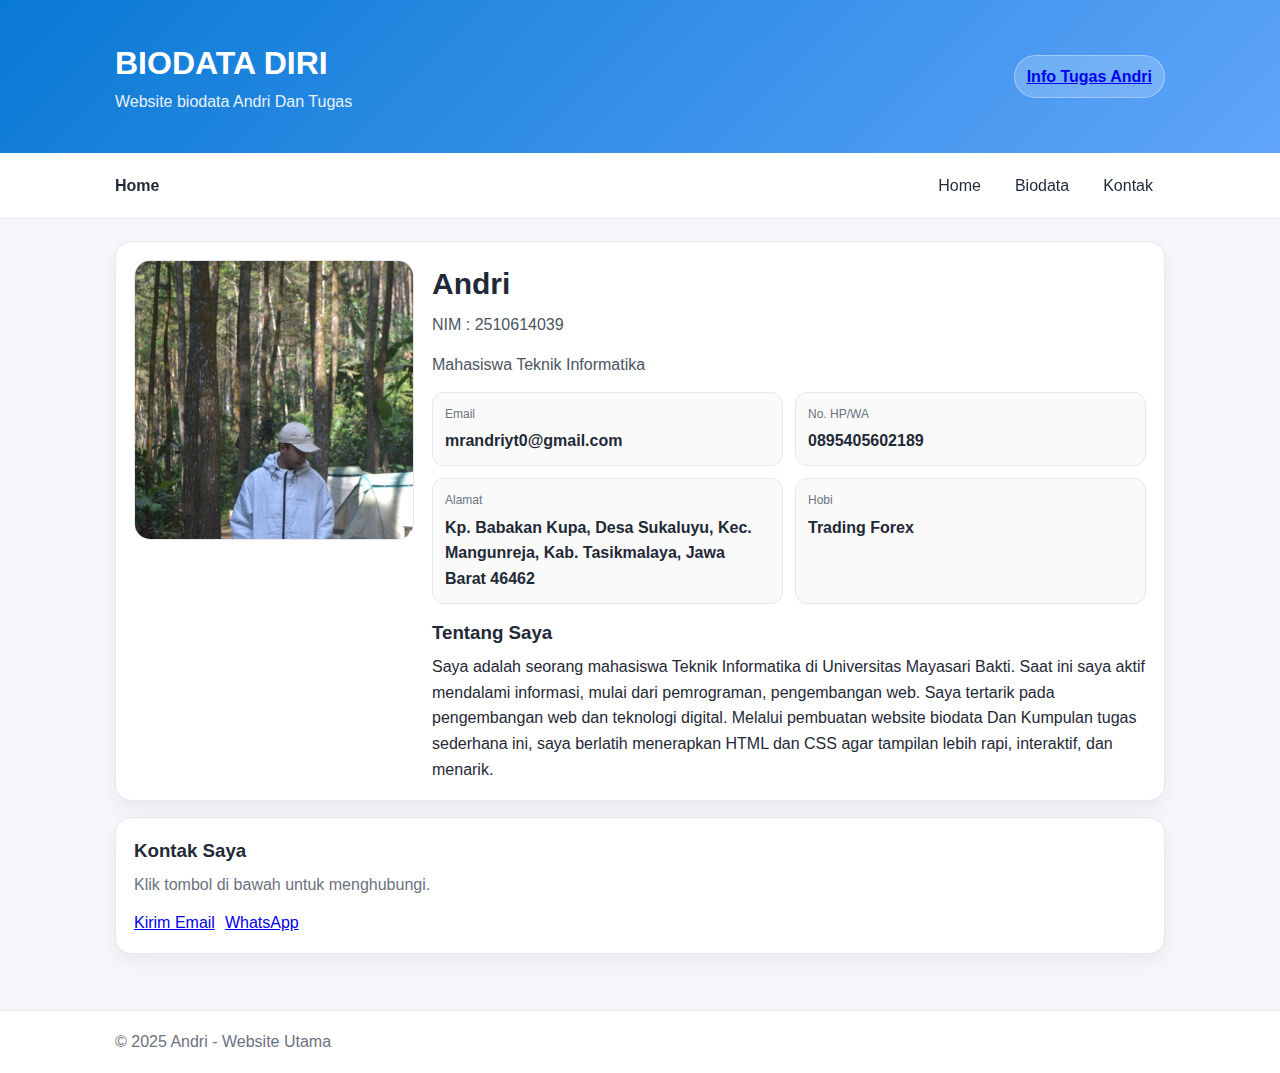
<file: index.html>
<!DOCTYPE html>
<html lang="id">
<head>
  <meta charset="UTF-8" />
  <meta name="viewport" content="width=device-width, initial-scale=1.0" />
  <title>BIODATA DIRI</title>
  <link rel="stylesheet" href="style.css" />
</head>

<body>

  <header class="header" id="home">
    <div class="container header-inner">
      <div>
        <h1>BIODATA DIRI</h1>
        <p class="subtitle">Website biodata Andri Dan Tugas</p>
      </div>
      <a class="badge" href="tugas.html" target="_blank" rel="noopener">Info Tugas Andri</a>
    </div>
  </header>

  <nav class="nav">
    <div class="container nav-inner">
      <div class="brand">Home</div>
      <div class="nav-links">
        <a href="#home">Home</a>
        <a href="#biodata">Biodata</a>
        <a href="#kontak">Kontak</a>
      </div>
    </div>
  </nav>

  <main class="container">
    <section class="card profile" id="biodata">

      <!-- FOTO (STATIS, TIDAK PERLU UPLOAD) -->
      <div class="left">
        <img class="avatar" src="foto.jpg" alt="Foto Andri FX">
        
      </div>

      <!-- DATA -->
      <div class="right">
        <h2 class="name">Andri</h2>
        <p class="role">NIM : 2510614039</p>
        <p class="role">Mahasiswa Teknik Informatika</p>


        <div class="grid">
          <div class="item">
            <p class="label">Email</p>
            <p class="value">mrandriyt0@gmail.com</p>
          </div>

          <div class="item">
            <p class="label">No. HP/WA</p>
            <p class="value">0895405602189</p>
          </div>

          <div class="item">
            <p class="label">Alamat</p>
            <p class="value">Kp. Babakan Kupa, Desa Sukaluyu, Kec. Mangunreja, Kab. Tasikmalaya, Jawa Barat 46462</p>
          </div>

          <div class="item">
            <p class="label">Hobi</p>
            <p class="value">Trading Forex</p>
          </div>
        </div>

        <div class="about">
          <h3>Tentang Saya</h3>
          <p>
            Saya adalah seorang mahasiswa Teknik Informatika di Universitas Mayasari Bakti.
            Saat ini saya aktif mendalami informasi, mulai dari pemrograman,
            pengembangan web. Saya tertarik pada pengembangan web dan teknologi digital.
            Melalui pembuatan website biodata Dan Kumpulan tugas sederhana ini, saya berlatih menerapkan HTML dan CSS agar tampilan
            lebih rapi, interaktif, dan menarik.
          </p>
        </div>
      </div>
    </section>

    <section class="card" id="kontak">
      <h3>Kontak Saya</h3>
      <p class="muted">Klik tombol di bawah untuk menghubungi.</p>
      <div class="actions">
        <a class="btn" href="mailto:mrandriyto@gmail.com">Kirim Email</a>
        <a class="btn outline" href="https://wa.me/62895405602189" target="_blank">WhatsApp</a>
      </div>
    </section>
  </main>

  <footer class="footer">
    <div class="container">
      <p>&copy; 2025 Andri - Website Utama</p>
    </div>
  </footer>

</body>
</html>
</file>
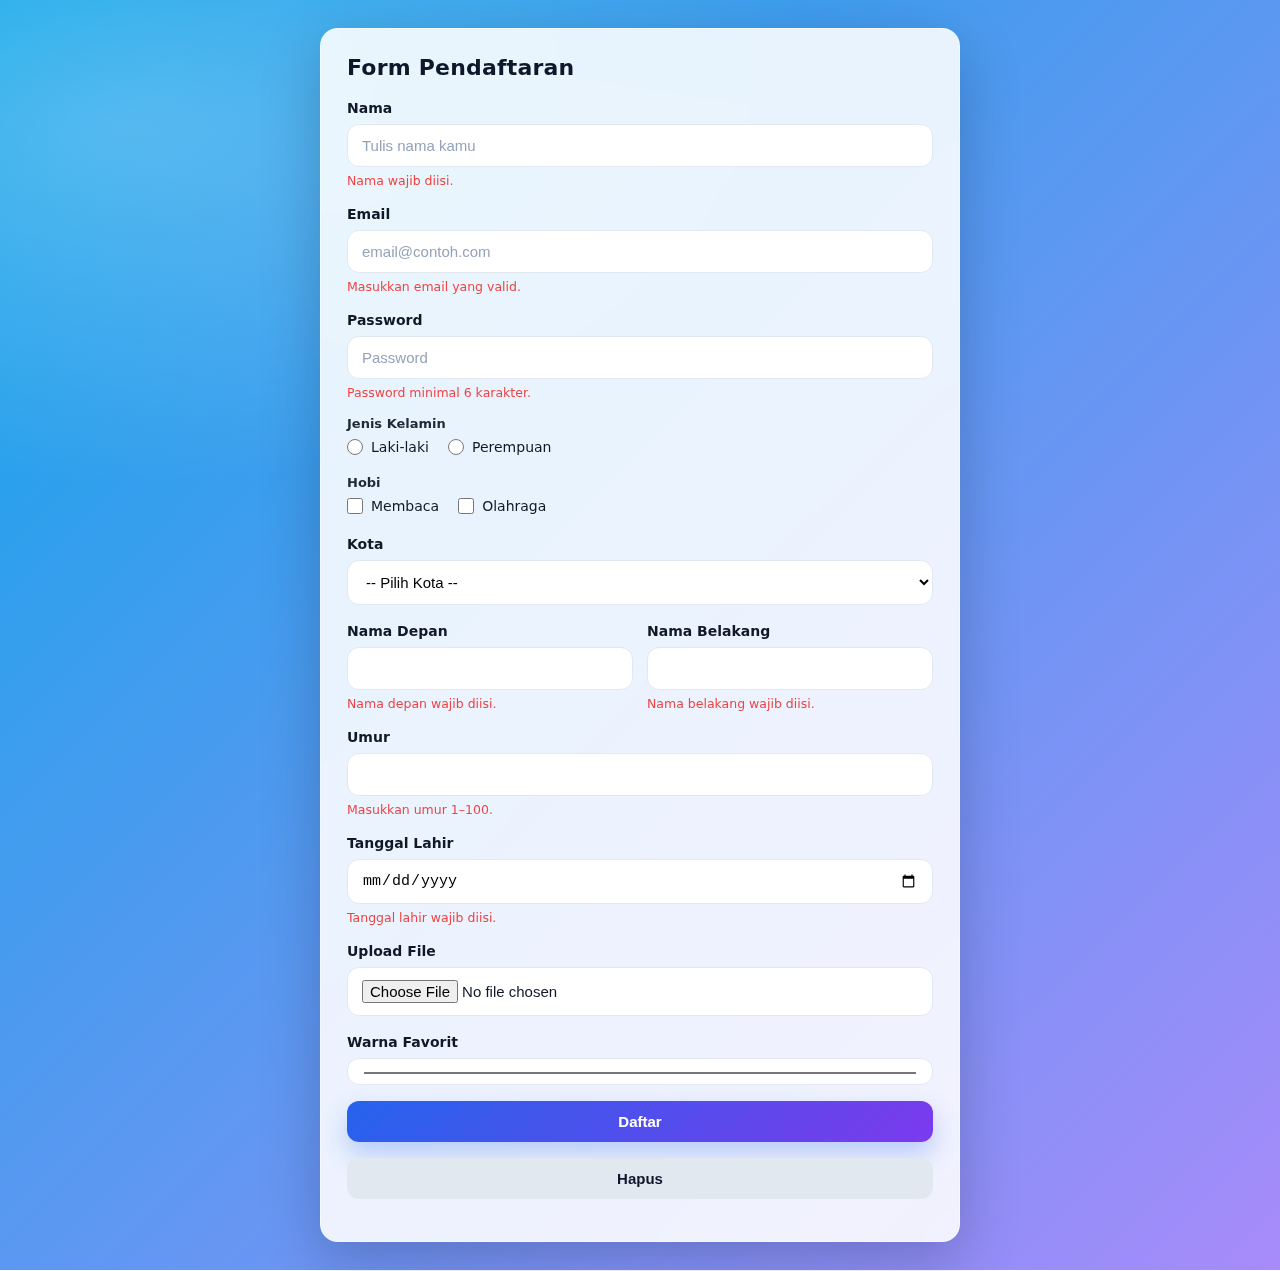
<file: tugas1/index.html>
<!DOCTYPE html>
<html lang="id">
<head>
  <meta charset="UTF-8" />
  <meta name="viewport" content="width=device-width, initial-scale=1.0" />
  <title>Form Pendaftaran</title>

  <style>
    * { box-sizing: border-box; margin: 0; padding: 0; }

    :root{
      --bg1:#0ea5e9;
      --bg2:#a78bfa;
      --text:#0f172a;
      --muted:#64748b;
      --line:#e2e8f0;
      --primary:#2563eb;
      --primary2:#7c3aed;
      --danger:#ef4444;
      --ring: rgba(37,99,235,.18);
    }

    body{
      min-height: 100vh;
      font-family: ui-sans-serif, system-ui, -apple-system, Segoe UI, Roboto, Arial, sans-serif;
      color: var(--text);
      background: radial-gradient(1200px 600px at 10% 10%, rgba(255,255,255,.25), transparent 60%),
                linear-gradient(135deg, var(--bg1), var(--bg2));
      display: grid;
      place-items: center;
      padding: 28px 16px;
    }

    .form-container{
      width: 100%;
      max-width: 640px;
      background: rgba(255,255,255,.88);
      backdrop-filter: blur(10px);
      border: 1px solid rgba(255,255,255,.45);
      border-radius: 18px;
      box-shadow: 0 18px 60px rgba(2,6,23,.22);
      padding: 26px;
    }

    form h2{
      font-size: 22px;
      letter-spacing: .2px;
      margin-bottom: 18px;
    }

    .form-group{ margin-bottom: 16px; }

    .form-row{
      display: grid;
      grid-template-columns: 1fr 1fr;
      gap: 14px;
    }

    @media (max-width: 640px){
      .form-container{ padding: 18px; }
      .form-row{ grid-template-columns: 1fr; }
    }

    .form-label{
      display: block;
      margin-bottom: 8px;
      font-weight: 650;
      font-size: 13px;
      color: #1f2937;
    }

    .form-input,
    .form-select,
    .form-textarea{
      width: 100%;
      padding: 12px 14px;
      font-size: 15px;
      border-radius: 12px;
      border: 1px solid var(--line);
      background: #fff;
      outline: none;
      transition: box-shadow .2s ease, border-color .2s ease;
    }

    .form-input::placeholder{ color: #94a3b8; }

    .form-input:focus,
    .form-select:focus,
    .form-textarea:focus{
      border-color: rgba(37,99,235,.55);
      box-shadow: 0 0 0 4px var(--ring);
    }

    .error-text{
      display: none;
      margin-top: 6px;
      font-size: 12.5px;
      color: var(--danger);
    }
    .form-input:invalid + .error-text{ display: block; }

    input[type="radio"],
    input[type="checkbox"]{
      width: 16px;
      height: 16px;
      accent-color: var(--primary);
    }

    .form-group label{
      display: inline-flex;
      align-items: center;
      gap: 8px;
      margin-right: 14px;
      color: #111827;
      font-size: 14px;
    }

    .form-button{
      width: 100%;
      padding: 12px 14px;
      border: 0;
      border-radius: 12px;
      font-weight: 700;
      font-size: 15px;
      cursor: pointer;
      color: white;
      background: linear-gradient(135deg, var(--primary), var(--primary2));
      box-shadow: 0 12px 26px rgba(37,99,235,.28);
      transition: transform .08s ease, filter .2s ease, box-shadow .2s ease;
    }

    .form-button:hover{
      filter: brightness(1.03);
      box-shadow: 0 16px 34px rgba(37,99,235,.34);
    }

    .form-button:active{ transform: translateY(2px); }

    .form-button.secondary{
      background: #e2e8f0;
      color: #0f172a;
      box-shadow: none;
    }
  </style>
</head>

<body>
  <div class="form-container">
    <form action="#" method="post" novalidate>
      <h2>Form Pendaftaran</h2>

      <div class="form-group">
        <label for="nama" class="form-label">Nama</label>
        <input type="text" id="nama" name="nama" class="form-input" placeholder="Tulis nama kamu" required />
        <span class="error-text">Nama wajib diisi.</span>
      </div>

      <div class="form-group">
        <label for="email" class="form-label">Email</label>
        <input type="email" id="email" name="email" class="form-input" placeholder="email@contoh.com" required />
        <span class="error-text">Masukkan email yang valid.</span>
      </div>

      <div class="form-group">
        <label for="password" class="form-label">Password</label>
        <input type="password" id="password" name="password" class="form-input" placeholder="Password" required minlength="6" />
        <span class="error-text">Password minimal 6 karakter.</span>
      </div>

      <div class="form-group">
        <p class="form-label">Jenis Kelamin</p>
        <label><input type="radio" name="gender" value="laki-laki" required /> Laki-laki</label>
        <label><input type="radio" name="gender" value="perempuan" /> Perempuan</label>
      </div>

      <div class="form-group">
        <p class="form-label">Hobi</p>
        <label><input type="checkbox" name="hobi" value="membaca" /> Membaca</label>
        <label><input type="checkbox" name="hobi" value="olahraga" /> Olahraga</label>
      </div>

      <div class="form-group">
        <label for="kota" class="form-label">Kota</label>
        <select id="kota" name="kota" class="form-select" required>
          <option value="">-- Pilih Kota --</option>
          <option value="jakarta">Jakarta</option>
          <option value="bandung">Bandung</option>
          <option value="surabaya">Surabaya</option>
        </select>
      </div>

      <div class="form-row">
        <div class="form-group">
          <label for="nama_depan" class="form-label">Nama Depan</label>
          <input type="text" id="nama_depan" name="nama_depan" class="form-input" required />
          <span class="error-text">Nama depan wajib diisi.</span>
        </div>

        <div class="form-group">
          <label for="nama_belakang" class="form-label">Nama Belakang</label>
          <input type="text" id="nama_belakang" name="nama_belakang" class="form-input" required />
          <span class="error-text">Nama belakang wajib diisi.</span>
        </div>
      </div>

      <div class="form-group">
        <label for="umur" class="form-label">Umur</label>
        <input type="number" id="umur" name="umur" class="form-input" min="1" max="100" step="1" required />
        <span class="error-text">Masukkan umur 1–100.</span>
      </div>

      <div class="form-group">
        <label for="tanggal" class="form-label">Tanggal Lahir</label>
        <input type="date" id="tanggal" name="tanggal" class="form-input" required />
        <span class="error-text">Tanggal lahir wajib diisi.</span>
      </div>

      <div class="form-group">
        <label for="file" class="form-label">Upload File</label>
        <input type="file" id="file" name="file" class="form-input" accept=".jpg,.png,.pdf" />
      </div>

      <div class="form-group">
        <label for="warna" class="form-label">Warna Favorit</label>
        <input type="color" id="warna" name="warna" class="form-input" value="#3498db" />
      </div>

      <div class="form-group">
        <button type="submit" class="form-button">Daftar</button>
      </div>

      <div class="form-group">
        <button type="reset" class="form-button secondary">Hapus</button>
      </div>
    </form>
  </div>
</body>
</html>
</file>
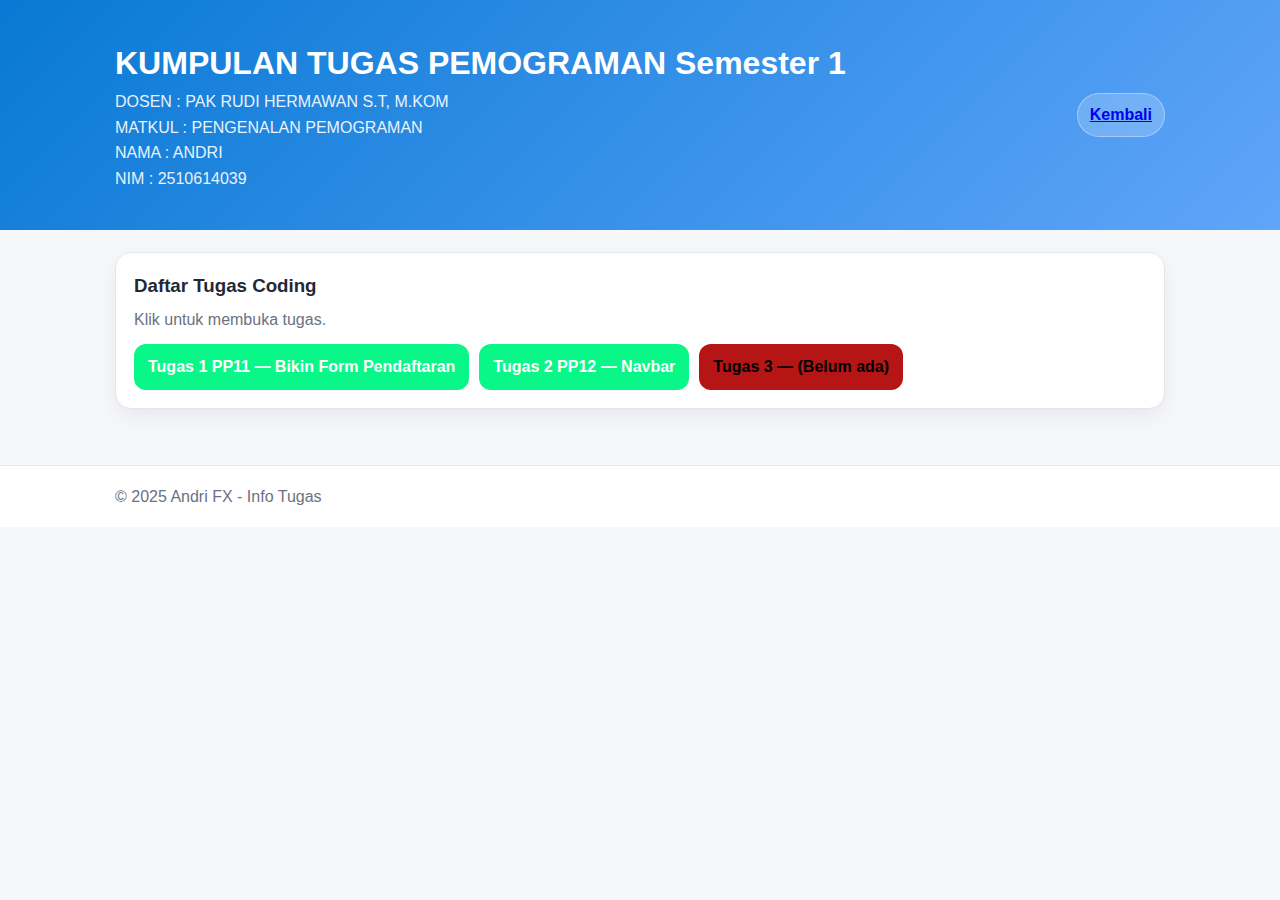
<file: tugas.html>
<!DOCTYPE html>
<html lang="id">
<head>
  <meta charset="UTF-8" />
  <meta name="viewport" content="width=device-width, initial-scale=1.0" />
  <title>KUMPULAN TUGAS PEMOGRAMAN</title>
  <link rel="stylesheet" href="style.css" />
</head>

<body>
  <header class="header">
    <div class="container header-inner">
      <div>
        <h1>KUMPULAN TUGAS PEMOGRAMAN Semester 1</h1>
        <p class="subtitle">DOSEN : PAK RUDI HERMAWAN S.T, M.KOM</p>
        <p class="subtitle">MATKUL : PENGENALAN PEMOGRAMAN</p>
        <p class="subtitle">NAMA : ANDRI</p>
        <p class="subtitle">NIM : 2510614039</p>
      </div>
      <a class="badge" href="index.html">Kembali</a>
    </div>
  </header>

  <main class="container">
    <section class="card">
      <h3>Daftar Tugas Coding</h3>
      <p class="muted">Klik untuk membuka tugas.</p>

      <div class="actions">
        <!-- GANTI link sesuai nama file tugas Pak Andri -->
        <a
  class="btn1"
  href="../tugas1/index.html"
  target="_blank"
  rel="noopener"
>
  Tugas 1 PP11 — Bikin Form Pendaftaran
</a>
        <a class="btn2" href="../Tugas2/index.html" target="_blank" rel="noopener">Tugas 2 PP12 — Navbar</a>
        <a class="btn3" href="#" title="Belum ada">Tugas 3 — (Belum ada)</a>
      </div>
    </section>
  </main>

  <footer class="footer">
    <div class="container">
      <p>&copy; 2025 Andri FX - Info Tugas</p>
    </div>
  </footer>
</body>
</html>
</file>
<file: style.css>
* { box-sizing: border-box; margin: 0; padding: 0; }

html { scroll-behavior: smooth; }

body {
  font-family: Arial, sans-serif;
  background: #f5f7fb;
  color: #1f2937;
  line-height: 1.6;
}

.container {
  width: min(1050px, 92%);
  margin: 0 auto;
}

/* HEADER */
.header {
  background: linear-gradient(135deg, #0879d4, #60a5fa);
  color: white;
  padding: 38px 0;
}

.header-inner {
  display: flex;
  justify-content: space-between;
  align-items: center;
  gap: 16px;
}

.subtitle { opacity: 0.9; }

.badge {
  background: rgba(255,255,255,0.2);
  border: 1px solid rgba(255,255,255,0.35);
  padding: 8px 12px;
  border-radius: 999px;
  font-weight: bold;
}

/* NAV */
.nav {
  position: sticky;
  top: 0;
  z-index: 10;
  background: rgba(255, 255, 255, 0.92);
  backdrop-filter: blur(8px);
  border-bottom: 1px solid #e5e7eb;
}

.nav-inner {
  display: flex;
  align-items: center;
  justify-content: space-between;
  padding: 12px 0;
}

.brand { font-weight: bold; }

.nav-links {
  display: flex;
  gap: 10px;
}

.nav-links a {
  text-decoration: none;
  color: #1f2937;
  padding: 8px 12px;
  border-radius: 10px;
  transition: 0.2s;
}

.nav-links a:hover {
  background: #e0f2fe;
  color: #0c4a6e;
}

/* MAIN */
main { padding: 22px 0 40px; }

.card {
  background: white;
  border: 1px solid #e5e7eb;
  border-radius: 16px;
  padding: 18px;
  box-shadow: 0 8px 20px rgba(0,0,0,0.06);
  margin-bottom: 16px;
}

/* PROFILE */
.profile {
  display: grid;
  grid-template-columns: 280px 1fr;
  gap: 18px;
  align-items: start;
}

.left { display: flex; flex-direction: column; gap: 10px; }

.avatar {
  width: 100%;
  aspect-ratio: 1 / 1;
  object-fit: cover;
  border-radius: 16px;
  border: 1px solid #e5e7eb;
  background: #f3f4f6;
}

.small-note {
  font-size: 13px;
  color: #6b7280;
}

.name {
  font-size: 30px;
  margin-bottom: 4px;
}

.role {
  color: #4b5563;
  margin-bottom: 14px;
}

.grid {
  display: grid;
  grid-template-columns: repeat(2, 1fr);
  gap: 12px;
  margin-bottom: 14px;
}

.item {
  border: 1px solid #e5e7eb;
  border-radius: 12px;
  padding: 12px;
  background: #fafafa;
}

.label {
  font-size: 12px;
  color: #6b7280;
  margin-bottom: 4px;
}

.value { font-weight: bold; }

.about h3 { margin-bottom: 6px; }

.muted { color: #6b7280; margin: 6px 0 12px; }

/* BUTTON */
.actions {
  display: flex;
  gap: 10px;
  flex-wrap: wrap;
}

.btn1 {
  display: inline-block;
  padding: 10px 14px;
  border-radius: 12px;
  background: #09f788;
  color: white;
  text-decoration: none;
  border: none;
  cursor: pointer;
  font-weight: bold;
}

.btn2 {
  display: inline-block;
  padding: 10px 14px;
  border-radius: 12px;
  background: #09f788;
  color: white;
  text-decoration: none;
  border: none;
  cursor: pointer;
  font-weight: bold;
}

.btn3 {
  display: inline-block;
  padding: 10px 14px;
  border-radius: 12px;
  background: #b61515;
  color: rgb(0, 0, 0);
  text-decoration: none;
  border: none;
  cursor: pointer;
  font-weight: bold;
}

/* FOOTER */
.footer {
  padding: 18px 0;
  border-top: 1px solid #e5e7eb;
  background: white;
  color: #6b7280;
}

/* RESPONSIVE */
@media (max-width: 850px) {
  .profile { grid-template-columns: 1fr; }
  .grid { grid-template-columns: 1fr; }
  .header-inner { flex-direction: column; align-items: flex-start; }
  .nav-inner { flex-direction: column; align-items: flex-start; gap: 10px; }
}
</file>
